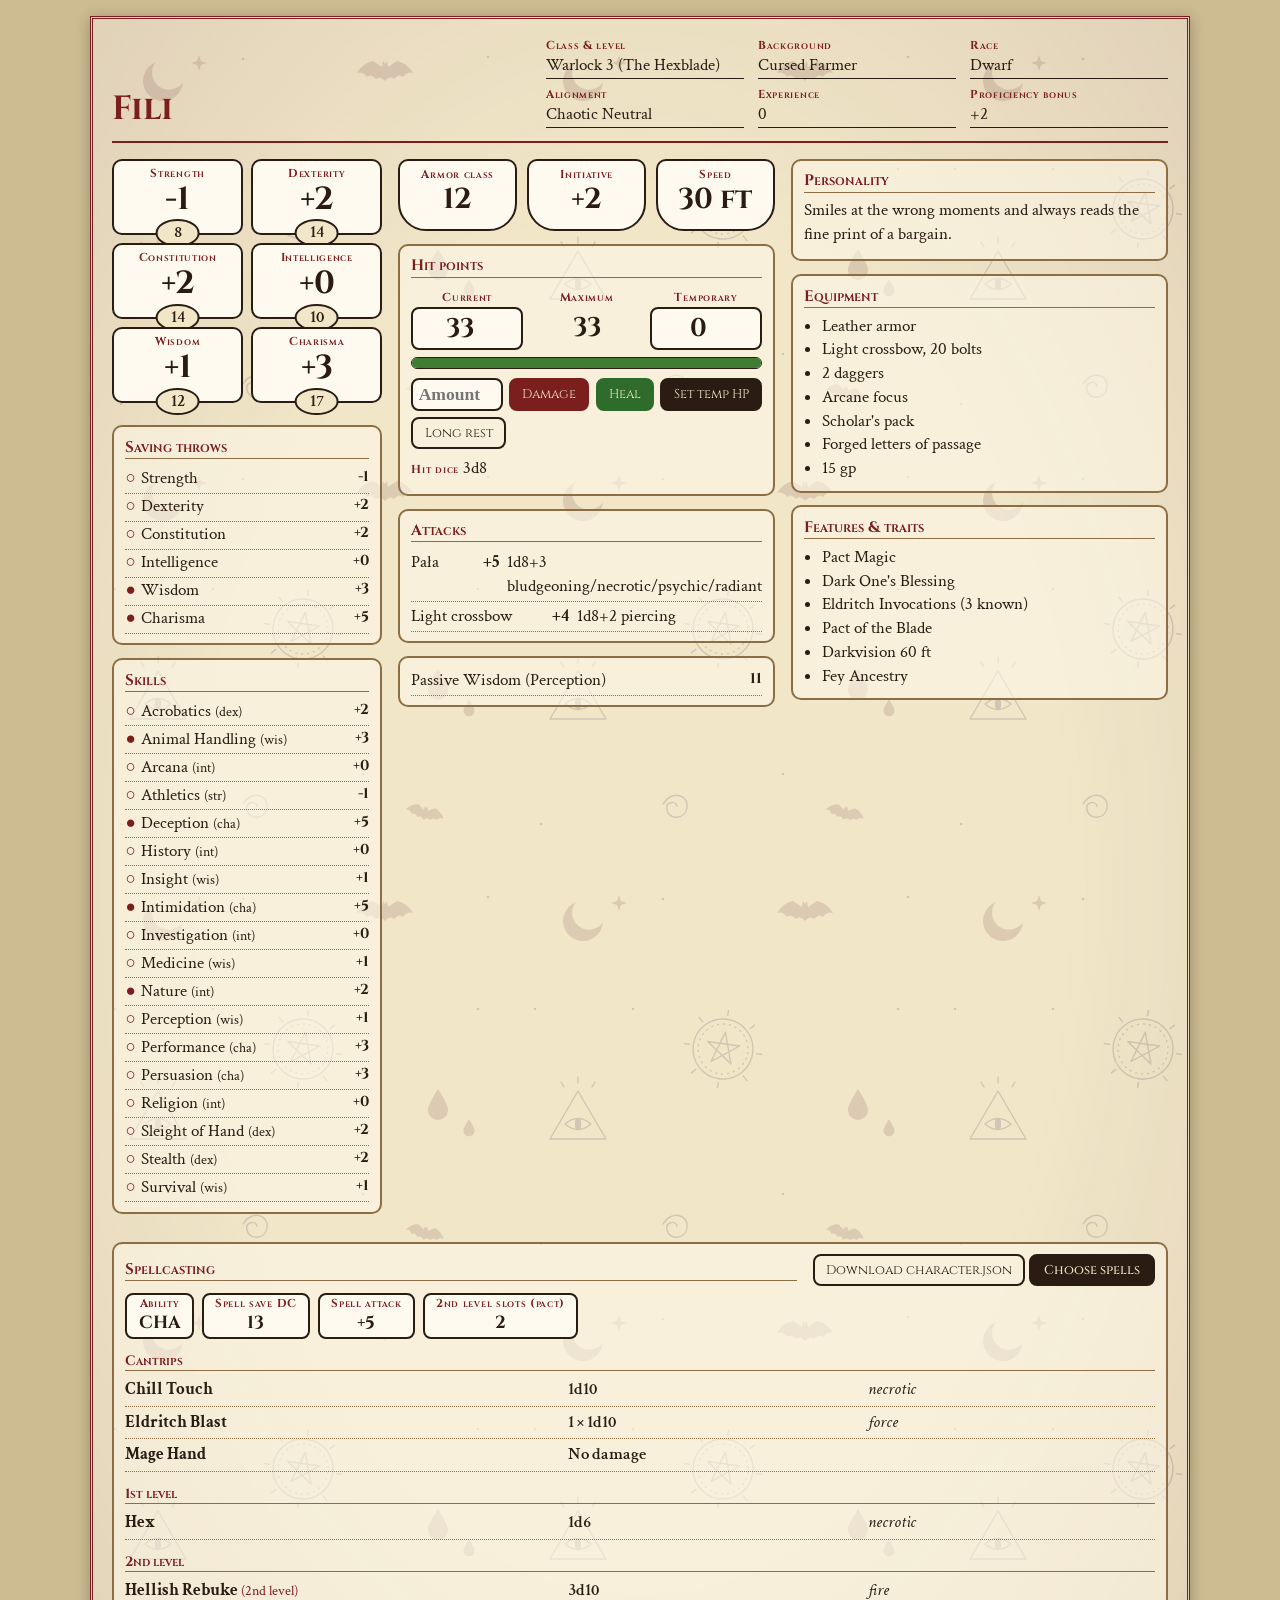
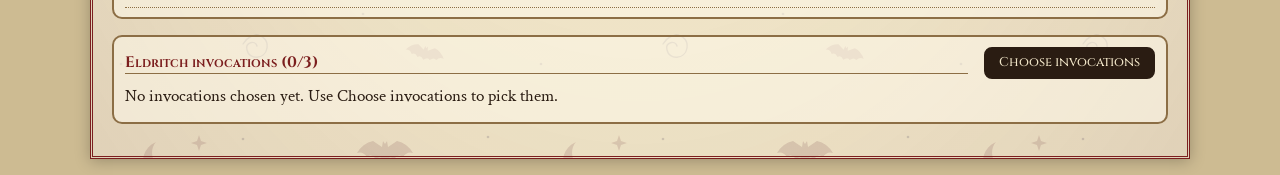
<file: index.html>
<!DOCTYPE html>
<html lang="en">
<head>
<meta charset="utf-8">
<meta name="viewport" content="width=device-width, initial-scale=1">
<title>Character Sheet</title>
<link rel="preconnect" href="https://fonts.googleapis.com">
<link href="https://fonts.googleapis.com/css2?family=Cinzel:wght@500;700&family=Crimson+Text:ital,wght@0,400;0,600;1,400&display=swap" rel="stylesheet">
<link rel="stylesheet" href="style.css">
</head>
<body>
<div id="sheet"><p class="loading">Loading character…</p></div>
<script src="common.js"></script>
<script src="app.js"></script>
</body>
</html>
</file>
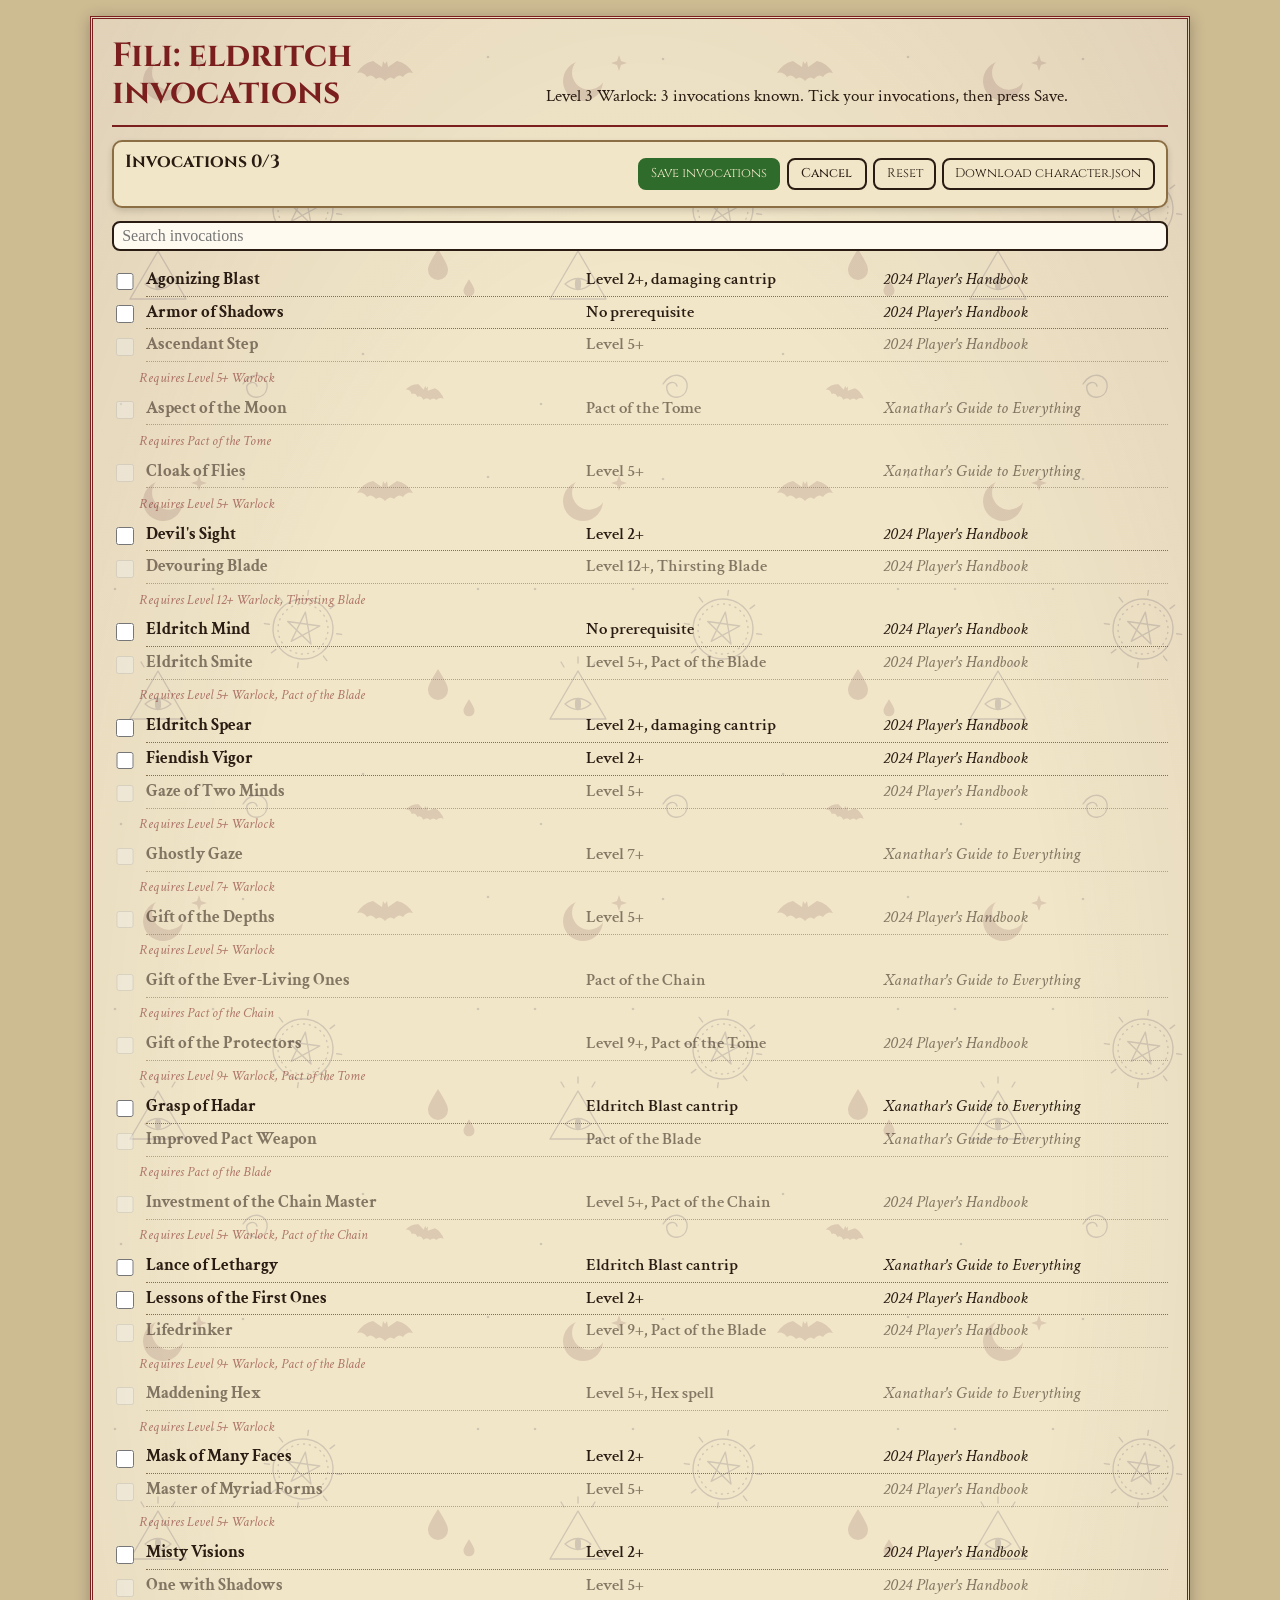
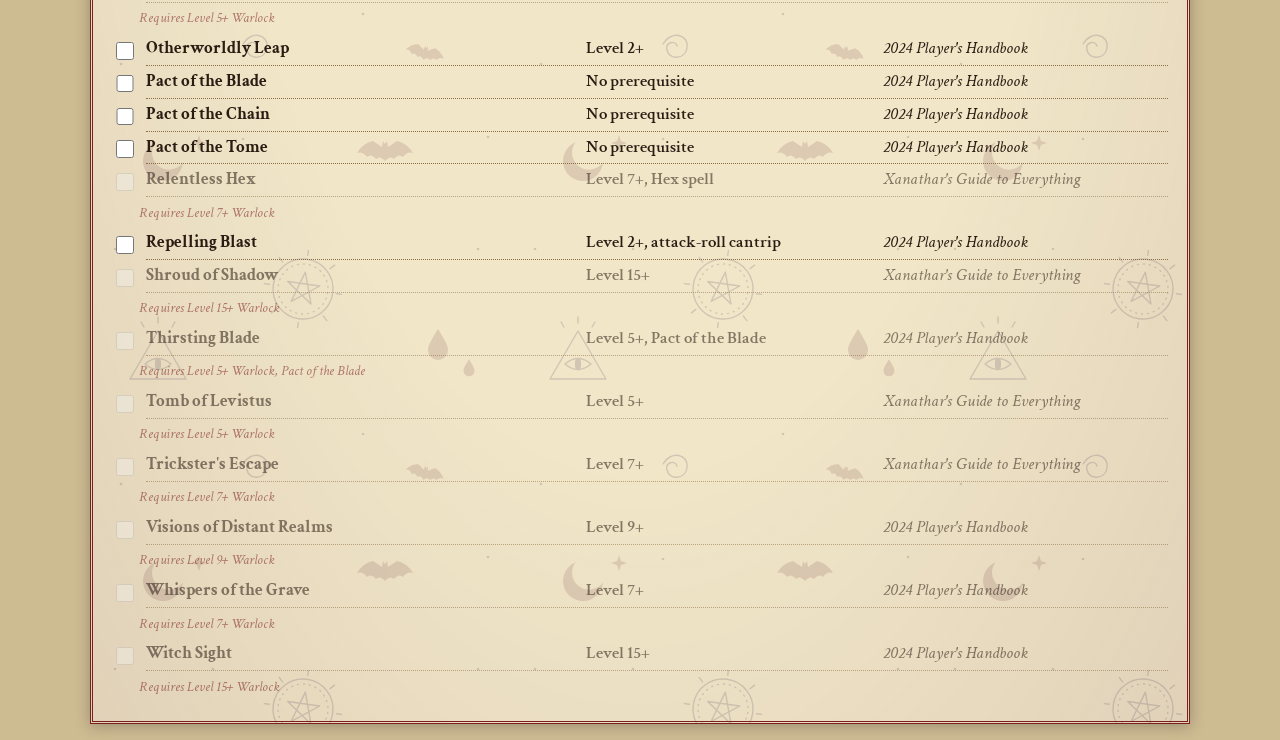
<file: invocations.html>
<!DOCTYPE html>
<html lang="en">
<head>
<meta charset="utf-8">
<meta name="viewport" content="width=device-width, initial-scale=1">
<title>Choose invocations</title>
<link rel="preconnect" href="https://fonts.googleapis.com">
<link href="https://fonts.googleapis.com/css2?family=Cinzel:wght@500;700&family=Crimson+Text:ital,wght@0,400;0,600;1,400&display=swap" rel="stylesheet">
<link rel="stylesheet" href="style.css">
</head>
<body>
<div id="sheet"><p class="loading">Loading invocations…</p></div>
<script src="common.js"></script>
<script src="invocations.js"></script>
</body>
</html>
</file>
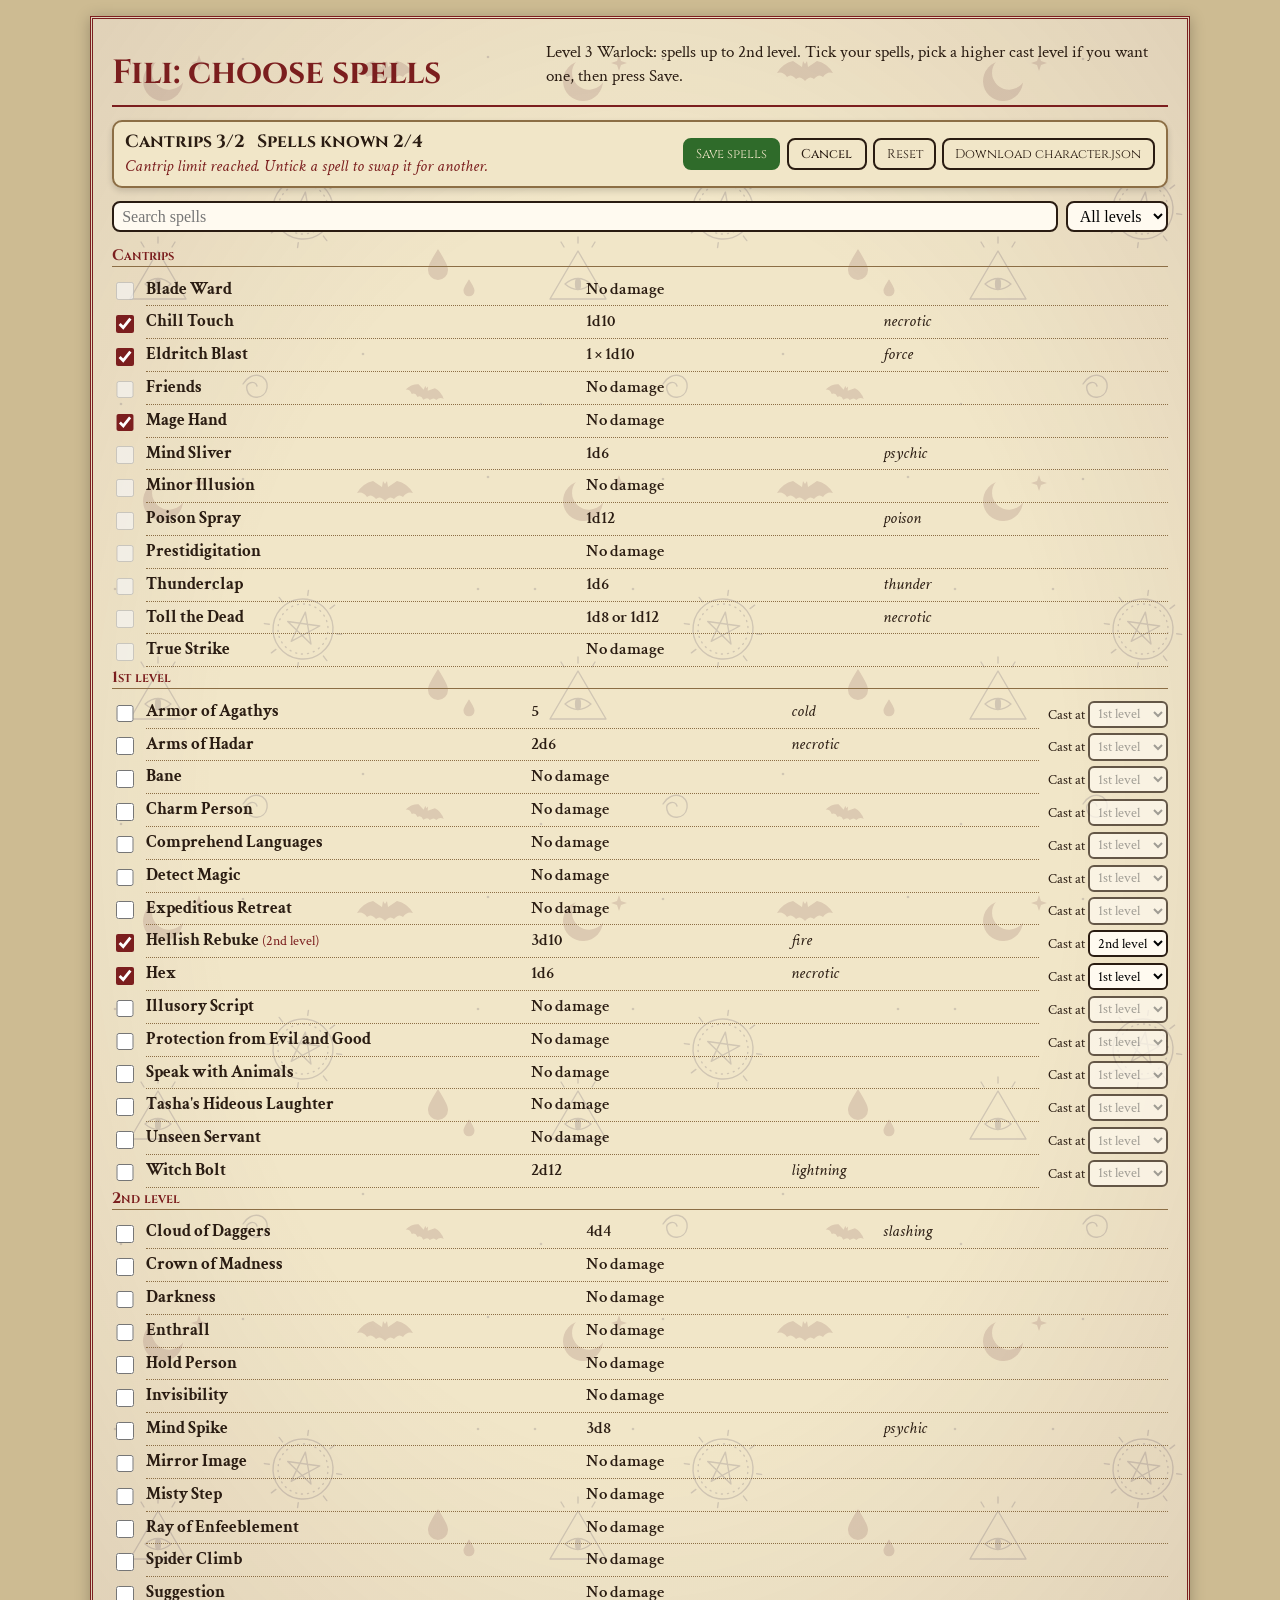
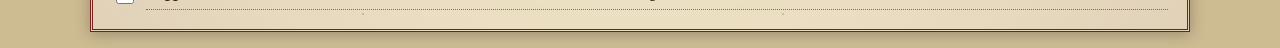
<file: spells.html>
<!DOCTYPE html>
<html lang="en">
<head>
<meta charset="utf-8">
<meta name="viewport" content="width=device-width, initial-scale=1">
<title>Choose spells</title>
<link rel="preconnect" href="https://fonts.googleapis.com">
<link href="https://fonts.googleapis.com/css2?family=Cinzel:wght@500;700&family=Crimson+Text:ital,wght@0,400;0,600;1,400&display=swap" rel="stylesheet">
<link rel="stylesheet" href="style.css">
</head>
<body>
<div id="sheet"><p class="loading">Loading spells…</p></div>
<script src="common.js"></script>
<script src="spells.js"></script>
</body>
</html>
</file>
<file: style.css>
:root{--ink:#2a1c12;--paper:#f1e6c8;--red:#7b1e1e;--line:#8c6e45;--soft:rgba(255,250,235,.55)}
*{box-sizing:border-box}
body{margin:0;background:#cdbb92;color:var(--ink);font:17px/1.4 "Crimson Text",Georgia,serif}
h1,h2,.lbl,button{font-family:"Cinzel",Georgia,serif}
#sheet{max-width:1100px;margin:1rem auto;padding:1.2rem;background:radial-gradient(ellipse at center,transparent 55%,rgba(80,30,45,.10) 100%),url(background.svg) 0 0/420px,var(--paper);border:3px double var(--red);box-shadow:0 2px 14px rgba(0,0,0,.25)}
.loading{text-align:center}
header{display:grid;grid-template-columns:minmax(0,2fr) minmax(0,3fr);gap:1.2rem;align-items:end;padding-bottom:.8rem;border-bottom:2px solid var(--red)}
header h1{margin:0;font-size:2.1rem;color:var(--red);line-height:1.1}
.meta{display:grid;grid-template-columns:repeat(3,1fr);gap:.5rem .9rem}
.meta div{border-bottom:1px solid var(--ink);min-height:2.1rem}
.lbl{display:block;font-size:.72rem;font-variant:small-caps;letter-spacing:.06em;color:var(--red);font-weight:700}
main{display:grid;grid-template-columns:270px minmax(0,1fr) minmax(0,1fr);gap:1rem;margin-top:1rem}
h2{margin:0 0 .4rem;font-size:.95rem;color:var(--red);border-bottom:1px solid var(--line);font-variant:small-caps}
.panel{border:2px solid var(--line);border-radius:10px;padding:.6rem .7rem;background:var(--soft);margin-bottom:.8rem}
.abil{display:grid;grid-template-columns:1fr 1fr;gap:.5rem}
.ab{text-align:center;border:2px solid var(--ink);border-radius:10px;padding:.3rem .2rem 1rem;position:relative;background:#fffaf0}
.ab .mod{font:700 2rem/1.1 "Cinzel",Georgia,serif}
.ab .score{position:absolute;left:50%;bottom:-.9rem;transform:translateX(-50%);min-width:2.8rem;background:var(--paper);border:2px solid var(--ink);border-radius:50%;font-weight:600;padding:0 .3rem}
.row{display:flex;justify-content:space-between;gap:.5rem;border-bottom:1px dotted var(--line);padding:.1rem 0}
.row b{font-family:"Cinzel",Georgia,serif;font-size:.9rem;min-width:2rem;text-align:right}
.pip{color:var(--red);margin-right:.35rem}
.stats{display:grid;grid-template-columns:repeat(3,1fr);gap:.6rem}
.stat{text-align:center;border:2px solid var(--ink);border-radius:10px 10px 28px 28px;padding:.4rem .2rem .7rem;background:#fffaf0}
.stat b{display:block;font:700 1.8rem/1.2 "Cinzel",Georgia,serif}
.hp-top{display:flex;justify-content:space-between;align-items:baseline}
.hp-main{display:grid;grid-template-columns:1fr 1fr 1fr;gap:.5rem;text-align:center;margin:.4rem 0}
.hp-main input{width:100%;font:700 1.6rem "Cinzel",Georgia,serif;text-align:center;border:2px solid var(--ink);border-radius:8px;background:#fffaf0;color:var(--ink);padding:.15rem 0}
.hp-main .max{font:700 1.6rem/2.6rem "Cinzel",Georgia,serif}
.bar{height:12px;border:1px solid var(--ink);border-radius:6px;background:#fffaf0;overflow:hidden}
.bar i{display:block;height:100%;width:100%;background:#3e7d32;transition:width .25s,background .25s}
.ctl{display:flex;gap:.4rem;margin-top:.6rem;flex-wrap:wrap}
.ctl input{flex:1 1 4rem;min-width:0;font:600 1.1rem Georgia,serif;text-align:center;border:2px solid var(--ink);border-radius:8px;background:#fffaf0;padding:.2rem}
button{border:2px solid var(--ink);border-radius:8px;background:var(--ink);color:var(--paper);padding:.35rem .7rem;font-size:.8rem;cursor:pointer}
button.dmg{background:var(--red);border-color:var(--red)}
button.heal{background:#2f6b2a;border-color:#2f6b2a}
button.ghost{background:transparent;color:var(--ink)}
button:hover{filter:brightness(1.15)}
:focus-visible{outline:3px solid #1a5fb4;outline-offset:2px}
.atk{display:grid;grid-template-columns:1fr auto 1.4fr;gap:.5rem;border-bottom:1px dotted var(--line);padding:.15rem 0}
ul{margin:0;padding-left:1.1rem}
p{margin:.2rem 0}
@media (max-width:900px){main,header{grid-template-columns:1fr}.abil{grid-template-columns:repeat(3,1fr)}}
@media (max-width:480px){.abil{grid-template-columns:1fr 1fr}.meta{grid-template-columns:1fr 1fr}}
.btn{display:inline-block;border:2px solid var(--ink);border-radius:8px;background:var(--ink);color:var(--paper);padding:.35rem .8rem;font:500 .8rem "Cinzel",Georgia,serif;text-decoration:none}
.btn:hover{filter:brightness(1.15)}
.spells{margin-top:1rem}
.sp-head{display:flex;justify-content:space-between;align-items:center;gap:1rem;margin-bottom:.4rem}
.sp-head h2{flex:1;margin:0}
.sp-stats{display:flex;flex-wrap:wrap;gap:.5rem;margin-bottom:.6rem}
.sp-stats>span{border:2px solid var(--ink);border-radius:8px;background:#fffaf0;padding:.1rem .7rem;text-align:center;font:700 1.1rem "Cinzel",Georgia,serif}
.lvl{margin:.8rem 0 .2rem;font:700 .85rem "Cinzel",Georgia,serif;color:var(--red);font-variant:small-caps;border-bottom:1px solid var(--line)}
.spell{border-bottom:1px dotted var(--line)}
.spell summary{display:grid;grid-template-columns:minmax(0,1.5fr) minmax(0,1fr) minmax(0,1fr);gap:.8rem;cursor:pointer;padding:.25rem 0}
.spell summary span:nth-child(2){font-weight:600}
.spell summary span:nth-child(3){font-style:italic}
.spell>p,.spell>dl{margin:.2rem 0 .5rem 1rem}
.spell dl{display:grid;grid-template-columns:max-content 1fr;gap:.1rem .8rem}
.spell dt{font:700 .75rem "Cinzel",Georgia,serif;color:var(--red)}
.spell dd{margin:0}
.pick{display:flex;gap:.6rem;align-items:flex-start}
.pick>input{margin-top:.55rem;width:1.1rem;height:1.1rem;accent-color:var(--red)}
.pick>.spell{flex:1}
.filters{display:flex;gap:.5rem;flex-wrap:wrap;margin:.8rem 0}
.filters input,.filters select{font:1rem Georgia,serif;border:2px solid var(--ink);border-radius:8px;background:#fffaf0;padding:.25rem .5rem}
.filters input{flex:1 1 12rem}
.count{font:700 1.1rem "Cinzel",Georgia,serif;margin:.5rem 0 .1rem}
@media (max-width:600px){.spell summary{grid-template-columns:1fr 1fr}.spell summary b{grid-column:1/-1}}
.savebar{position:sticky;top:0;z-index:3;display:flex;justify-content:space-between;align-items:center;gap:.8rem;flex-wrap:wrap;margin-top:.8rem;padding:.5rem .7rem;background:var(--paper);border:2px solid var(--line);border-radius:10px;box-shadow:0 3px 6px rgba(0,0,0,.15)}
.savebar .ctl{margin:0}
.hint{color:var(--red);font-style:italic;min-height:1.4em}
.btn.ghost{background:transparent;color:var(--ink)}
.pick{flex-wrap:wrap}
.cast{font-size:.85rem;white-space:nowrap;margin-top:.3rem}
.cast select{font:inherit;border:2px solid var(--ink);border-radius:6px;background:#fffaf0;padding:.1rem .2rem}
.spell summary small{font-weight:400;color:var(--red)}
.dim{opacity:.55}
.invnote{flex-basis:100%;margin:-.2rem 0 .3rem 1.7rem;font-size:.85rem;font-style:italic;color:var(--red)}
.cast input{font:inherit;border:2px solid var(--ink);border-radius:6px;background:#fffaf0;padding:.1rem .3rem;width:9rem}
</file>
